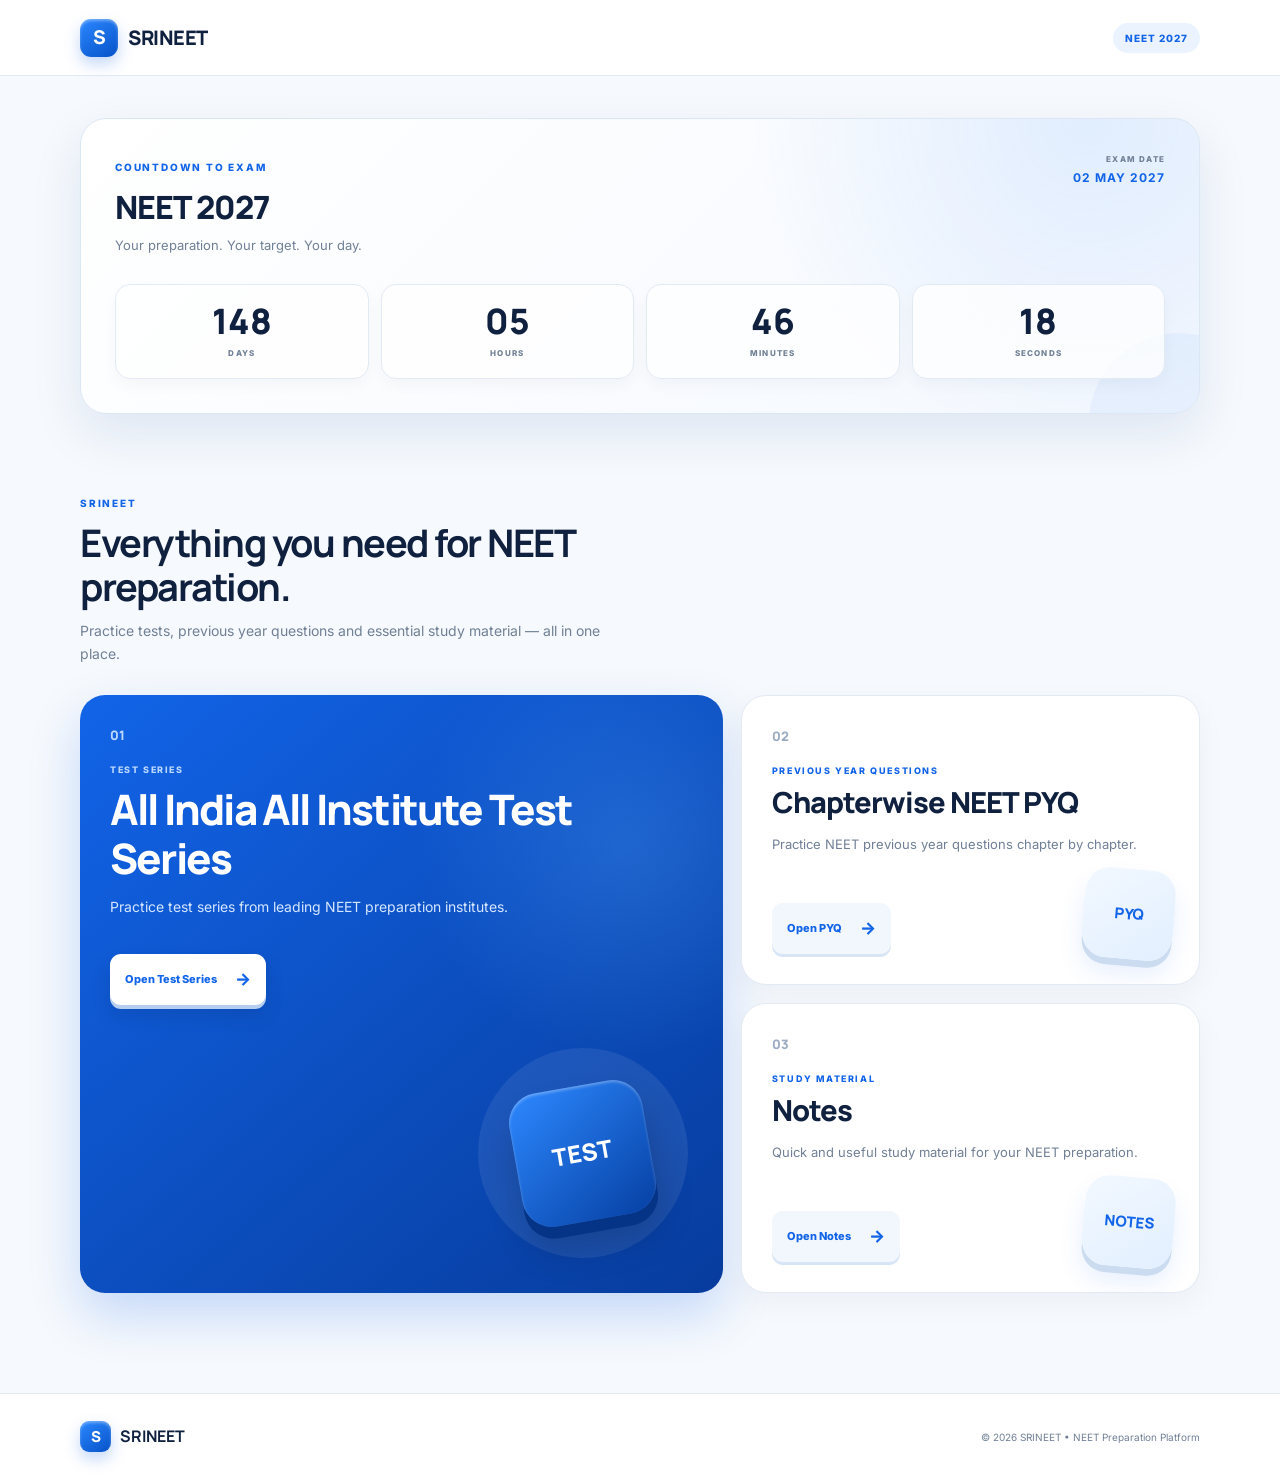
<file: index.html>
<!DOCTYPE html>
<html lang="en">

<head>

    <meta charset="UTF-8">

    <meta
        name="viewport"
        content="width=device-width, initial-scale=1.0"
    >

    <title>SRINEET | NEET Preparation</title>

    <meta
        name="description"
        content="SRINEET - NEET Test Series, Chapterwise PYQ and Notes."
    >

    <!-- Google Fonts -->

    <link rel="preconnect" href="https://fonts.googleapis.com">

    <link
        rel="preconnect"
        href="https://fonts.gstatic.com"
        crossorigin
    >

    <link
        href="https://fonts.googleapis.com/css2?family=Inter:wght@400;500;600;700;800&family=Manrope:wght@600;700;800&display=swap"
        rel="stylesheet"
    >

    <!-- CSS -->

    <link
        rel="stylesheet"
        href="style.css"
    >

</head>


<body>


    <!-- =========================
         HEADER
    ========================== -->

    <header class="header">

        <div class="container nav">

            <a
                href="index.html"
                class="logo"
            >

                <span class="logo-icon">
                    S
                </span>

                <span class="logo-name">
                    SRINEET
                </span>

            </a>


            <span class="nav-title">
                NEET 2027
            </span>

        </div>

    </header>



    <!-- =========================
         MAIN
    ========================== -->

    <main>


        <!-- =========================
             COUNTDOWN
        ========================== -->

        <section class="countdown-section">

            <div class="container">

                <div class="countdown-card">


                    <div class="countdown-heading">

                        <span class="eyebrow">
                            COUNTDOWN TO EXAM
                        </span>

                        <h1>
                            NEET 2027
                        </h1>

                        <p>
                            Your preparation. Your target. Your day.
                        </p>

                    </div>


                    <div class="exam-date">

                        <span>
                            EXAM DATE
                        </span>

                        <strong>
                            02 MAY 2027
                        </strong>

                    </div>


                    <div
                        class="countdown"
                        id="countdown"
                    >


                        <div class="time-box">

                            <strong id="days">
                                000
                            </strong>

                            <span>
                                DAYS
                            </span>

                        </div>


                        <div class="time-box">

                            <strong id="hours">
                                00
                            </strong>

                            <span>
                                HOURS
                            </span>

                        </div>


                        <div class="time-box">

                            <strong id="minutes">
                                00
                            </strong>

                            <span>
                                MINUTES
                            </span>

                        </div>


                        <div class="time-box">

                            <strong id="seconds">
                                00
                            </strong>

                            <span>
                                SECONDS
                            </span>

                        </div>


                    </div>

                </div>

            </div>

        </section>



        <!-- =========================
             MAIN OPTIONS
        ========================== -->

        <section class="options-section">

            <div class="container">


                <div class="welcome">

                    <span class="eyebrow">
                        SRINEET
                    </span>

                    <h2>
                        Everything you need
                        for NEET preparation.
                    </h2>

                    <p>
                        Practice tests, previous year questions
                        and essential study material — all in one place.
                    </p>

                </div>



                <div class="main-options">


                    <!-- =========================
                         TEST SERIES
                    ========================== -->

                    <a
                        href="series/index.html"
                        class="main-card main-card-large"
                    >

                        <div class="card-content">

                            <span class="option-number">
                                01
                            </span>


                            <span class="option-label">
                                TEST SERIES
                            </span>


                            <h3>
                                All India All Institute
                                Test Series
                            </h3>


                            <p>
                                Practice test series from
                                leading NEET preparation institutes.
                            </p>


                            <span class="open-button">

                                Open Test Series

                                <span>
                                    →
                                </span>

                            </span>

                        </div>


                        <div class="card-shape">

                            <div class="shape-inner">
                                TEST
                            </div>

                        </div>

                    </a>



                    <!-- =========================
                         PYQ
                    ========================== -->

                    <a
                        href="pyq/index.html"
                        class="main-card"
                    >

                        <div class="card-content">

                            <span class="option-number">
                                02
                            </span>


                            <span class="option-label">
                                PREVIOUS YEAR QUESTIONS
                            </span>


                            <h3>
                                Chapterwise
                                NEET PYQ
                            </h3>


                            <p>
                                Practice NEET previous year
                                questions chapter by chapter.
                            </p>


                            <span class="open-button">

                                Open PYQ

                                <span>
                                    →
                                </span>

                            </span>

                        </div>


                        <div class="small-icon">
                            PYQ
                        </div>

                    </a>



                    <!-- =========================
                         NOTES
                    ========================== -->

                    <a
                        href="notes/index.html"
                        class="main-card"
                    >

                        <div class="card-content">

                            <span class="option-number">
                                03
                            </span>


                            <span class="option-label">
                                STUDY MATERIAL
                            </span>


                            <h3>
                                Notes
                            </h3>


                            <p>
                                Quick and useful study material
                                for your NEET preparation.
                            </p>


                            <span class="open-button">

                                Open Notes

                                <span>
                                    →
                                </span>

                            </span>

                        </div>


                        <div class="small-icon">
                            NOTES
                        </div>

                    </a>


                </div>

            </div>

        </section>


    </main>



    <!-- =========================
         FOOTER
    ========================== -->

    <footer class="footer">

        <div class="container footer-inner">

            <div class="footer-logo">

                <span class="logo-icon">
                    S
                </span>

                <strong>
                    SRINEET
                </strong>

            </div>


            <p>
                © 2026 SRINEET • NEET Preparation Platform
            </p>

        </div>

    </footer>



    <!-- JAVASCRIPT -->

    <script src="script.js"></script>


</body>

</html>
</file>
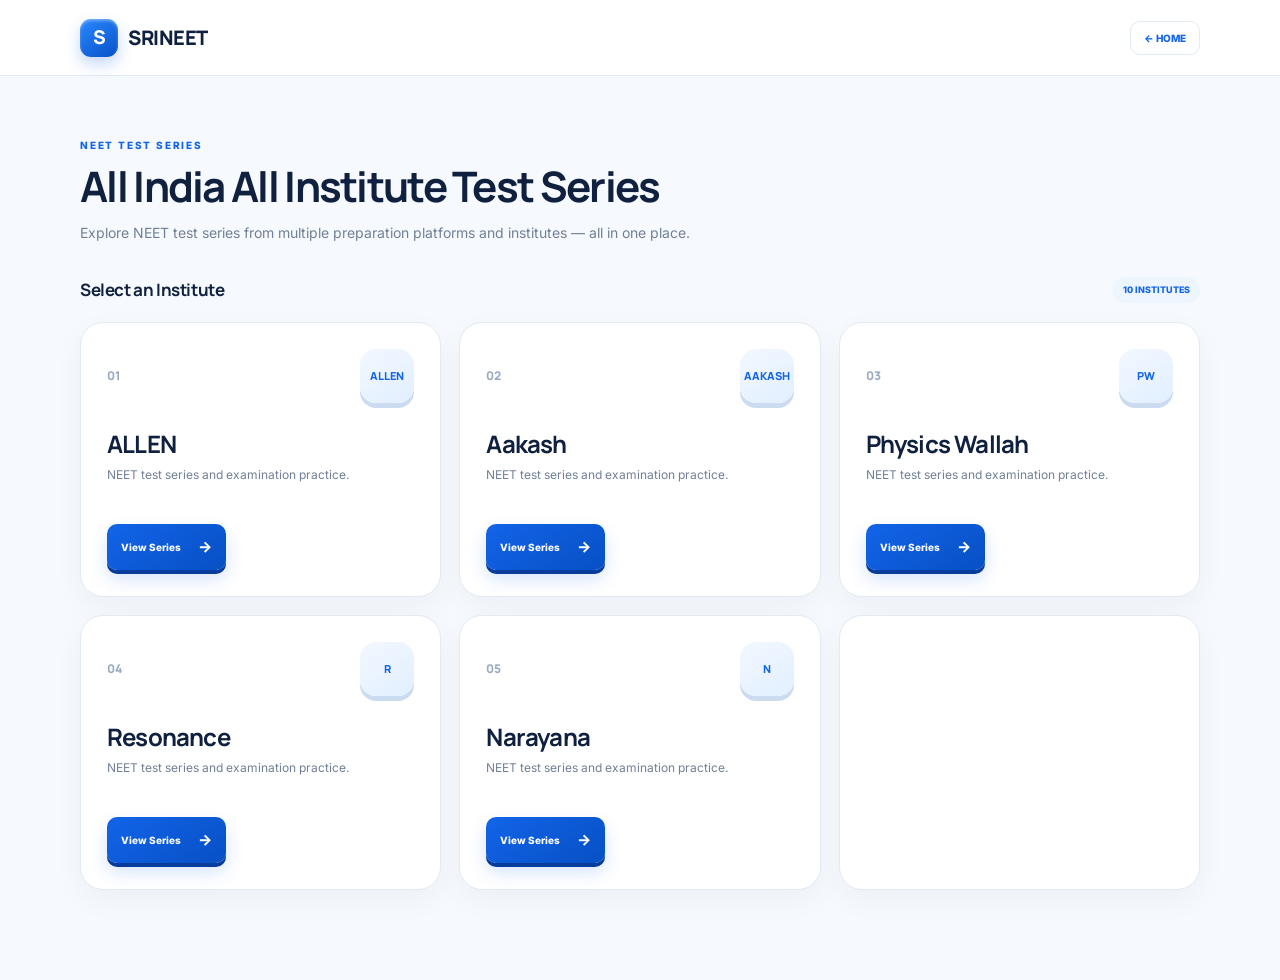
<file: series/index.html>
<!DOCTYPE html>
<html lang="en">

<head>

    <meta charset="UTF-8">

    <meta
        name="viewport"
        content="width=device-width, initial-scale=1.0"
    >

    <title>All India All Institute Test Series | SRINEET</title>

    <meta
        name="description"
        content="SRINEET All India All Institute NEET Test Series"
    >

    <link rel="preconnect" href="https://fonts.googleapis.com">

    <link
        rel="preconnect"
        href="https://fonts.gstatic.com"
        crossorigin
    >

    <link
        href="https://fonts.googleapis.com/css2?family=Inter:wght@400;500;600;700;800&family=Manrope:wght@600;700;800&display=swap"
        rel="stylesheet"
    >


    <style>

        /* ================================
           ROOT
        ================================= */

        :root {

            --blue: #1264e8;
            --blue-dark: #073c9d;
            --blue-light: #edf5ff;

            --text: #10213f;
            --muted: #718096;

            --white: #ffffff;
            --background: #f6f9fd;

            --border: #e2eaf4;

        }


        /* ================================
           RESET
        ================================= */

        * {

            margin: 0;
            padding: 0;

            box-sizing: border-box;

        }


        html {

            scroll-behavior: smooth;

        }


        body {

            font-family: "Inter", sans-serif;

            background: var(--background);

            color: var(--text);

            line-height: 1.6;

            overflow-x: hidden;

        }


        a {

            color: inherit;

            text-decoration: none;

        }


        .container {

            width:
                min(
                    1120px,
                    calc(100% - 36px)
                );

            margin: auto;

        }


        /* ================================
           HEADER
        ================================= */

        .header {

            height: 76px;

            position: sticky;

            top: 0;

            z-index: 100;

            background:
                rgba(255,255,255,0.94);

            border-bottom:
                1px solid var(--border);

            backdrop-filter:
                blur(16px);

        }


        .nav {

            height: 100%;

            display: flex;

            align-items: center;

            justify-content: space-between;

        }


        .logo {

            display: flex;

            align-items: center;

            gap: 10px;

        }


        .logo-icon {

            width: 38px;

            height: 38px;

            display: flex;

            align-items: center;

            justify-content: center;

            border-radius: 11px;

            color: white;

            font-family:
                "Manrope", sans-serif;

            font-size: 19px;

            font-weight: 800;

            background:
                linear-gradient(
                    145deg,
                    #2b88ff,
                    #0752c8
                );

            box-shadow:

                inset
                0 2px 3px
                rgba(255,255,255,0.35),

                0 7px 15px
                rgba(18,100,232,0.25);

        }


        .logo-name {

            font-family:
                "Manrope", sans-serif;

            font-size: 20px;

            font-weight: 800;

            letter-spacing: -0.5px;

        }


        .back-button {

            padding:
                8px 13px;

            border:
                1px solid var(--border);

            border-radius: 10px;

            background: white;

            color: var(--blue);

            font-size: 10px;

            font-weight: 800;

            transition: 0.2s ease;

        }


        .back-button:hover {

            transform:
                translateY(-2px);

            box-shadow:
                0 8px 20px
                rgba(18,100,232,0.10);

        }


        /* ================================
           HERO
        ================================= */

        .hero {

            padding:
                55px 0 32px;

        }


        .eyebrow {

            color: var(--blue);

            font-size: 10px;

            font-weight: 800;

            letter-spacing: 1.8px;

        }


        .hero h1 {

            max-width: 800px;

            margin-top: 7px;

            font-family:
                "Manrope", sans-serif;

            font-size: 42px;

            line-height: 1.08;

            letter-spacing: -1.7px;

        }


        .hero p {

            max-width: 650px;

            margin-top: 13px;

            color: var(--muted);

            font-size: 14px;

        }


        /* ================================
           SECTION TOP
        ================================= */

        .section-heading {

            margin-bottom: 18px;

            display: flex;

            align-items: center;

            justify-content: space-between;

            gap: 15px;

        }


        .section-heading h2 {

            font-family:
                "Manrope", sans-serif;

            font-size: 17px;

            letter-spacing: -0.4px;

        }


        .institute-count {

            padding:
                6px 10px;

            border-radius: 30px;

            background:
                var(--blue-light);

            color: var(--blue);

            font-size: 9px;

            font-weight: 800;

        }


        /* ================================
           INSTITUTE SECTION
        ================================= */

        .institutes {

            padding:
                0 0 90px;

        }


        .institute-grid {

            display: grid;

            grid-template-columns:
                repeat(3, 1fr);

            gap: 18px;

        }


        /* ================================
           INSTITUTE CARD
        ================================= */

        .institute-card {

            position: relative;

            min-height: 275px;

            padding: 26px;

            display: flex;

            flex-direction: column;

            justify-content: space-between;

            overflow: hidden;

            background:
                var(--white);

            border:
                1px solid var(--border);

            border-radius: 23px;

            box-shadow:
                0 10px 30px
                rgba(16,33,63,0.045);

            transition:
                transform 0.25s ease,
                box-shadow 0.25s ease,
                border-color 0.25s ease;

        }


        .institute-card:hover {

            transform:
                translateY(-6px);

            border-color:
                #c6d9f1;

            box-shadow:
                0 25px 55px
                rgba(18,100,232,0.13);

        }


        /* ================================
           CARD TOP
        ================================= */

        .card-top {

            display: flex;

            align-items: center;

            justify-content: space-between;

        }


        .institute-number {

            color: #9aabc2;

            font-family:
                "Manrope", sans-serif;

            font-size: 12px;

            font-weight: 800;

        }


        .institute-icon {

            width: 54px;

            height: 54px;

            display: flex;

            align-items: center;

            justify-content: center;

            border-radius: 16px;

            color: var(--blue);

            background:
                linear-gradient(
                    145deg,
                    #f3f8ff,
                    #e1efff
                );

            font-family:
                "Manrope", sans-serif;

            font-size: 11px;

            font-weight: 800;

            box-shadow:

                0 5px 0
                #cbdcf1;

        }


        /* ================================
           CARD CONTENT
        ================================= */

        .institute-card h2 {

            margin-top: 27px;

            font-family:
                "Manrope", sans-serif;

            font-size: 24px;

            line-height: 1.15;

            letter-spacing: -0.8px;

        }


        .institute-card p {

            margin-top: 8px;

            color: var(--muted);

            font-size: 12px;

            line-height: 1.6;

        }


        /* ================================
           BUTTON
        ================================= */

        .open-button {

            width: fit-content;

            margin-top: 20px;

            padding:
                11px 14px;

            display: inline-flex;

            align-items: center;

            gap: 17px;

            border-radius: 10px;

            color: white;

            background:
                linear-gradient(
                    145deg,
                    #1264e8,
                    #0750c5
                );

            font-size: 10px;

            font-weight: 800;

            box-shadow:

                0 4px 0
                #073c9d,

                0 9px 18px
                rgba(18,100,232,0.18);

            transition:
                transform 0.2s ease;

        }


        .open-button span {

            font-size: 15px;

            transition:
                transform 0.2s ease;

        }


        .institute-card:hover
        .open-button {

            transform:
                translateY(-2px);

        }


        .institute-card:hover
        .open-button span {

            transform:
                translateX(4px);

        }


        /* ================================
           FUTURE CARD
        ================================= */

        .future-card {

            border:
                1px dashed
                #b9cae0;

            background:
                #fbfdff;

        }


        .future-card
        .institute-icon {

            color:
                #8091a8;

            background:
                #f0f4f8;

            box-shadow:
                0 5px 0 #dbe3ec;

        }


        .future-card
        .open-button {

            color:
                var(--blue);

            background:
                #edf5ff;

            box-shadow:
                0 4px 0 #c8dbf3;

        }


        /* ================================
           FOOTER
        ================================= */

        .footer {

            padding:
                28px 0;

            text-align: center;

            background:
                white;

            border-top:
                1px solid var(--border);

        }


        .footer p {

            color: var(--muted);

            font-size: 10px;

        }


        /* ================================
           TABLET
        ================================= */

        @media (max-width: 850px) {

            .institute-grid {

                grid-template-columns:
                    repeat(2, 1fr);

            }

        }


        /* ================================
           MOBILE
        ================================= */

        @media (max-width: 560px) {

            .container {

                width:
                    min(
                        100% - 28px,
                        1120px
                    );

            }


            .header {

                height: 68px;

            }


            .logo-name {

                font-size: 17px;

            }


            .logo-icon {

                width: 34px;

                height: 34px;

            }


            .hero {

                padding:
                    40px 0 27px;

            }


            .hero h1 {

                font-size: 31px;

                letter-spacing: -1.2px;

            }


            .hero p {

                font-size: 13px;

            }


            .section-heading h2 {

                font-size: 15px;

            }


            .institute-grid {

                grid-template-columns:
                    1fr;

                gap: 14px;

            }


            .institute-card {

                min-height: 255px;

                padding: 23px;

                border-radius: 20px;

            }


            .institute-card h2 {

                font-size: 25px;

            }

        }

    </style>

</head>


<body>


    <!-- ==================================
         HEADER
    =================================== -->

    <header class="header">

        <div class="container nav">


            <a
                href="../index.html"
                class="logo"
            >

                <span class="logo-icon">
                    S
                </span>

                <span class="logo-name">
                    SRINEET
                </span>

            </a>


            <a
                href="../index.html"
                class="back-button"
            >
                ← HOME
            </a>


        </div>

    </header>



    <!-- ==================================
         HERO
    =================================== -->

    <section class="hero">

        <div class="container">

            <span class="eyebrow">
                NEET TEST SERIES
            </span>


            <h1>
                All India All Institute
                Test Series
            </h1>


            <p>
                Explore NEET test series from
                multiple preparation platforms and
                institutes — all in one place.
            </p>

        </div>

    </section>



    <!-- ==================================
         INSTITUTES
    =================================== -->

    <section class="institutes">

        <div class="container">


            <div class="section-heading">

                <h2>
                    Select an Institute
                </h2>


                <span class="institute-count">
                    10 INSTITUTES
                </span>

            </div>



            <div class="institute-grid">


                <!-- ==================================
                     01 ALLEN
                =================================== -->

                <a
                    href="allen/index.html"
                    class="institute-card"
                >

                    <div>

                        <div class="card-top">

                            <span class="institute-number">
                                01
                            </span>


                            <div class="institute-icon">
                                ALLEN
                            </div>

                        </div>


                        <h2>
                            ALLEN
                        </h2>


                        <p>
                            NEET test series and
                            examination practice.
                        </p>

                    </div>


                    <span class="open-button">

                        View Series

                        <span>→</span>

                    </span>

                </a>



                <!-- ==================================
                     02 AAKASH
                =================================== -->

                <a
                    href="aakash/index.html"
                    class="institute-card"
                >

                    <div>

                        <div class="card-top">

                            <span class="institute-number">
                                02
                            </span>


                            <div class="institute-icon">
                                AAKASH
                            </div>

                        </div>


                        <h2>
                            Aakash
                        </h2>


                        <p>
                            NEET test series and
                            examination practice.
                        </p>

                    </div>


                    <span class="open-button">

                        View Series

                        <span>→</span>

                    </span>

                </a>



                <!-- ==================================
                     03 PW
                =================================== -->

                <a
                    href="pw/index.html"
                    class="institute-card"
                >

                    <div>

                        <div class="card-top">

                            <span class="institute-number">
                                03
                            </span>


                            <div class="institute-icon">
                                PW
                            </div>

                        </div>


                        <h2>
                            Physics Wallah
                        </h2>


                        <p>
                            NEET test series and
                            examination practice.
                        </p>

                    </div>


                    <span class="open-button">

                        View Series

                        <span>→</span>

                    </span>

                </a>



                <!-- ==================================
                     04 RESONANCE
                =================================== -->

                <a
                    href="resonance/index.html"
                    class="institute-card"
                >

                    <div>

                        <div class="card-top">

                            <span class="institute-number">
                                04
                            </span>


                            <div class="institute-icon">
                                R
                            </div>

                        </div>


                        <h2>
                            Resonance
                        </h2>


                        <p>
                            NEET test series and
                            examination practice.
                        </p>

                    </div>


                    <span class="open-button">

                        View Series

                        <span>→</span>

                    </span>

                </a>



                <!-- ==================================
                     05 NARAYANA
                =================================== -->

                <a
                    href="narayana/index.html"
                    class="institute-card"
                >

                    <div>

                        <div class="card-top">

                            <span class="institute-number">
                                05
                            </span>


                            <div class="institute-icon">
                                N
                            </div>

                        </div>


                        <h2>
                            Narayana
                        </h2>


                        <p>
                            NEET test series and
                            examination practice.
                        </p>

                    </div>


                    <span class="open-button">

                        View Series

                        <span>→</span>

                    </span>

                </a>



                <!-- ==================================
                     06 MOTION
                =================================== -->

                <a
                    href="motion/index.html"
                    class="institute-card"
                >
</file>
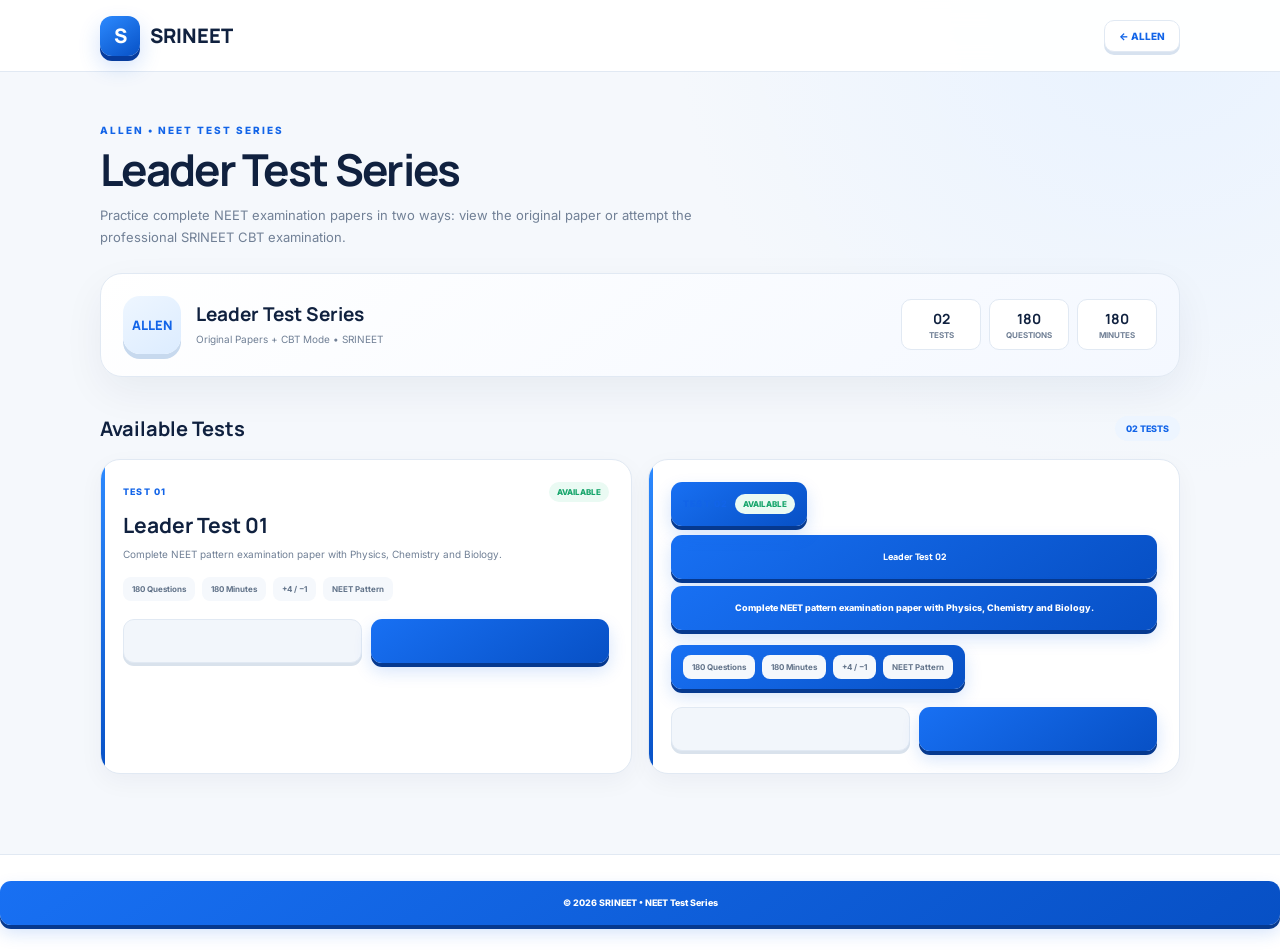
<file: series/allen/index.html>
<!DOCTYPE html><html lang="en">
<head><meta charset="UTF-8">
<meta name="viewport" content="width=device-width, initial-scale=1.0"><title>Leader Test Series | SRINEET</title><link rel="preconnect" href="https://fonts.googleapis.com">
<link rel="preconnect" href="https://fonts.gstatic.com" crossorigin><link
href="https://fonts.googleapis.com/css2?family=Inter:wght@400;500;600;700;800&family=Manrope:wght@600;700;800&display=swap"
rel="stylesheet"
><style>

:root{
    --blue:#1264e8;
    --blue-dark:#073c9d;
    --blue-light:#edf5ff;
    --text:#10213f;
    --muted:#718096;
    --bg:#f5f8fc;
    --border:#e1e9f3;
    --white:#ffffff;
    --green:#16a56b;
}

*{
    margin:0;
    padding:0;
    box-sizing:border-box;
}

body{
    font-family:"Inter",sans-serif;
    background:
        radial-gradient(circle at 90% 0%,#e8f2ff 0,transparent 32%),
        var(--bg);
    color:var(--text);
    min-height:100vh;
}

a{
    text-decoration:none;
    color:inherit;
}

.container{
    width:min(1080px,calc(100% - 28px));
    margin:auto;
}

/* HEADER */

header{
    height:72px;
    background:rgba(255,255,255,.95);
    border-bottom:1px solid var(--border);
    position:sticky;
    top:0;
    z-index:20;
    backdrop-filter:blur(15px);
}

.nav{
    height:100%;
    display:flex;
    align-items:center;
    justify-content:space-between;
}

.logo{
    display:flex;
    align-items:center;
    gap:10px;
}

.logo-icon{
    width:40px;
    height:40px;
    border-radius:12px;
    display:flex;
    align-items:center;
    justify-content:center;
    background:linear-gradient(145deg,#2c8aff,#0751c6);
    color:white;
    font-family:"Manrope";
    font-size:20px;
    font-weight:800;
    box-shadow:
        0 5px 0 var(--blue-dark),
        0 10px 22px rgba(18,100,232,.20);
}

.logo-text{
    font-family:"Manrope";
    font-size:20px;
    font-weight:800;
}

.back{
    padding:9px 14px;
    background:white;
    border:1px solid var(--border);
    border-radius:10px;
    color:var(--blue);
    font-size:10px;
    font-weight:800;
    box-shadow:0 3px 0 #d7e2ef;
    transition:.2s;
}

.back:hover{
    transform:translateY(-2px);
}

/* HERO */

.hero{
    padding:46px 0 28px;
}

.eyebrow{
    color:var(--blue);
    font-size:10px;
    font-weight:800;
    letter-spacing:2px;
}

.hero h1{
    margin-top:8px;
    font-family:"Manrope";
    font-size:44px;
    line-height:1.08;
    letter-spacing:-1.7px;
}

.hero p{
    max-width:650px;
    margin-top:10px;
    color:var(--muted);
    font-size:13px;
    line-height:1.7;
}

/* SERIES INFO */

.series-info{
    margin-top:25px;
    padding:22px;
    background:linear-gradient(145deg,#ffffff,#f4f8ff);
    border:1px solid var(--border);
    border-radius:22px;
    display:flex;
    align-items:center;
    justify-content:space-between;
    gap:20px;
    box-shadow:0 15px 40px rgba(16,33,63,.06);
}

.series-left{
    display:flex;
    align-items:center;
    gap:15px;
}

.series-icon{
    width:58px;
    height:58px;
    border-radius:17px;
    display:flex;
    align-items:center;
    justify-content:center;
    color:var(--blue);
    background:linear-gradient(145deg,#eef6ff,#dcecff);
    font-family:"Manrope";
    font-size:13px;
    font-weight:800;
    box-shadow:0 5px 0 #c7d9ee;
}

.series-info h2{
    font-family:"Manrope";
    font-size:19px;
}

.series-info p{
    margin-top:4px;
    color:var(--muted);
    font-size:10px;
}

.series-stats{
    display:flex;
    gap:8px;
    flex-wrap:wrap;
}

.stat{
    min-width:80px;
    padding:9px 12px;
    text-align:center;
    background:white;
    border:1px solid var(--border);
    border-radius:10px;
}

.stat strong{
    display:block;
    font-family:"Manrope";
    font-size:14px;
}

.stat span{
    display:block;
    margin-top:2px;
    color:var(--muted);
    font-size:8px;
    font-weight:700;
}

/* TEST SECTION */

.section{
    padding:10px 0 80px;
}

.section-head{
    display:flex;
    align-items:center;
    justify-content:space-between;
    margin-bottom:17px;
}

.section-head h2{
    font-family:"Manrope";
    font-size:20px;
}

.badge{
    padding:7px 11px;
    background:var(--blue-light);
    color:var(--blue);
    border-radius:20px;
    font-size:9px;
    font-weight:800;
}

/* TEST GRID */

.tests{
    display:grid;
    grid-template-columns:repeat(2,1fr);
    gap:16px;
}

/* CARD */

.test-card{
    position:relative;
    padding:22px;
    background:white;
    border:1px solid var(--border);
    border-radius:20px;
    box-shadow:0 8px 25px rgba(16,33,63,.045);
    transition:.25s;
    overflow:hidden;
}

.test-card::before{
    content:"";
    position:absolute;
    left:0;
    top:0;
    width:4px;
    height:100%;
    background:linear-gradient(#2d8aff,#0751c6);
}

.test-card:hover{
    transform:translateY(-4px);
    box-shadow:0 18px 40px rgba(18,100,232,.12);
}

.test-top{
    display:flex;
    align-items:center;
    justify-content:space-between;
}

.test-number{
    color:var(--blue);
    font-size:9px;
    font-weight:800;
    letter-spacing:1.2px;
}

.status{
    padding:5px 8px;
    border-radius:20px;
    background:#eafaf3;
    color:var(--green);
    font-size:8px;
    font-weight:800;
}

.test-card h3{
    margin-top:9px;
    font-family:"Manrope";
    font-size:21px;
}

.test-description{
    margin-top:7px;
    color:var(--muted);
    font-size:10px;
    line-height:1.6;
}

.test-meta{
    display:flex;
    flex-wrap:wrap;
    gap:7px;
    margin-top:15px;
}

.test-meta span{
    padding:7px 9px;
    background:#f5f8fc;
    border-radius:8px;
    color:#63748a;
    font-size:8px;
    font-weight:700;
}

/* BUTTONS */

.actions{
    display:grid;
    grid-template-columns:1fr 1fr;
    gap:9px;
    margin-top:18px;
}

.action{
    min-height:44px;
    padding:10px 12px;
    display:flex;
    align-items:center;
    justify-content:center;
    gap:7px;
    border-radius:11px;
    font-size:9px;
    font-weight:800;
    text-align:center;
    transition:.2s;
}

.action:hover{
    transform:translateY(-2px);
}

.pdf-btn{
    background:#f2f6fb;
    border:1px solid var(--border);
    color:#42566f;
    box-shadow:0 3px 0 #d9e2ec;
}

.pdf-btn:hover{
    background:#eaf2fb;
}

.cbt-btn{
    background:linear-gradient(145deg,#1870f3,#0750c5);
    color:white;
    box-shadow:
        0 4px 0 #06398f,
        0 8px 17px rgba(18,100,232,.18);
}

.cbt-btn:hover{
    box-shadow:
        0 6px 0 #06398f,
        0 12px 20px rgba(18,100,232,.22);
}

/* FOOTER */

footer{
    padding:26px 0;
    text-align:center;
    background:white;
    border-top:1px solid var(--border);
}

footer p{
    color:var(--muted);
    font-size:9px;
}

/* MOBILE */

@media(max-width:700px){

    .hero{
        padding:35px 0 22px;
    }

    .hero h1{
        font-size:34px;
    }

    .series-info{
        align-items:flex-start;
        flex-direction:column;
    }

    .series-stats{
        width:100%;
    }

    .stat{
        flex:1;
    }

    .tests{
        grid-template-columns:1fr;
    }
}

@media(max-width:430px){

    .container{
        width:calc(100% - 22px);
    }

    header{
        height:64px;
    }

    .logo-icon{
        width:36px;
        height:36px;
    }

    .logo-text{
        font-size:17px;
    }

    .back{
        font-size:8px;
        padding:8px 10px;
    }

    .hero h1{
        font-size:31px;
    }

    .series-info{
        padding:17px;
        border-radius:18px;
    }

    .actions{
        grid-template-columns:1fr;
    }
}

</style></head><body><header><div class="container nav"><a href="../../../index.html" class="logo">
<span class="logo-icon">S</span>
<span class="logo-text">SRINEET</span>
</a><a href="../index.html" class="back">
← ALLEN
</a></div></header><section class="hero"><div class="container"><span class="eyebrow">
ALLEN • NEET TEST SERIES
</span><h1>
Leader Test Series
</h1><p>
Practice complete NEET examination papers in two ways:
view the original paper or attempt the professional
SRINEET CBT examination.
</p><div class="series-info"><div class="series-left"><div class="series-icon">
ALLEN
</div><div><h2>
Leader Test Series
</h2><p>
Original Papers + CBT Mode • SRINEET
</p></div></div><div class="series-stats"><div class="stat">
<strong>02</strong>
<span>TESTS</span>
</div><div class="stat">
<strong>180</strong>
<span>QUESTIONS</span>
</div><div class="stat">
<strong>180</strong>
<span>MINUTES</span>
</div></div></div></div></section><section class="section"><div class="container"><div class="section-head"><h2>
Available Tests
</h2><span class="badge">
02 TESTS
</span></div><div class="tests"><!-- TEST 01 --><article class="test-card"><div class="test-top"><span class="test-number">
TEST 01
</span><span class="status">
AVAILABLE
</span></div><h3>
Leader Test 01
</h3><p class="test-description">
Complete NEET pattern examination paper with
Physics, Chemistry and Biology.
</p><div class="test-meta"><span>180 Questions</span>
<span>180 Minutes</span>
<span>+4 / −1</span>
<span>NEET Pattern</span>

</div><div class="actions"><a
href="test-01.pdf"
class="action pdf-btn"
target="_blank"
rel="noopener"

«»

📄 VIEW PAPER
</a>

<a
href="test-01.html"
class="action cbt-btn"

«»

💻 START CBT
</a>

</div></article><!-- TEST 02 --><article class="test-card"><div class="test-top"><span class="test-number">
TEST 02
</span><span class="status">
AVAILABLE
</span></div><h3>
Leader Test 02
</h3><p class="test-description">
Complete NEET pattern examination paper with
Physics, Chemistry and Biology.
</p><div class="test-meta"><span>180 Questions</span>
<span>180 Minutes</span>
<span>+4 / −1</span>
<span>NEET Pattern</span>

</div><div class="actions"><a
href="test-02.pdf"
class="action pdf-btn"
target="_blank"
rel="noopener"

«»

📄 VIEW PAPER
</a>

<a
href="test-02.html"
class="action cbt-btn"

«»

💻 START CBT
</a>

</div></article></div></div></section><footer><p>
© 2026 SRINEET • NEET Test Series
</p></footer></body>
</html>
</file>
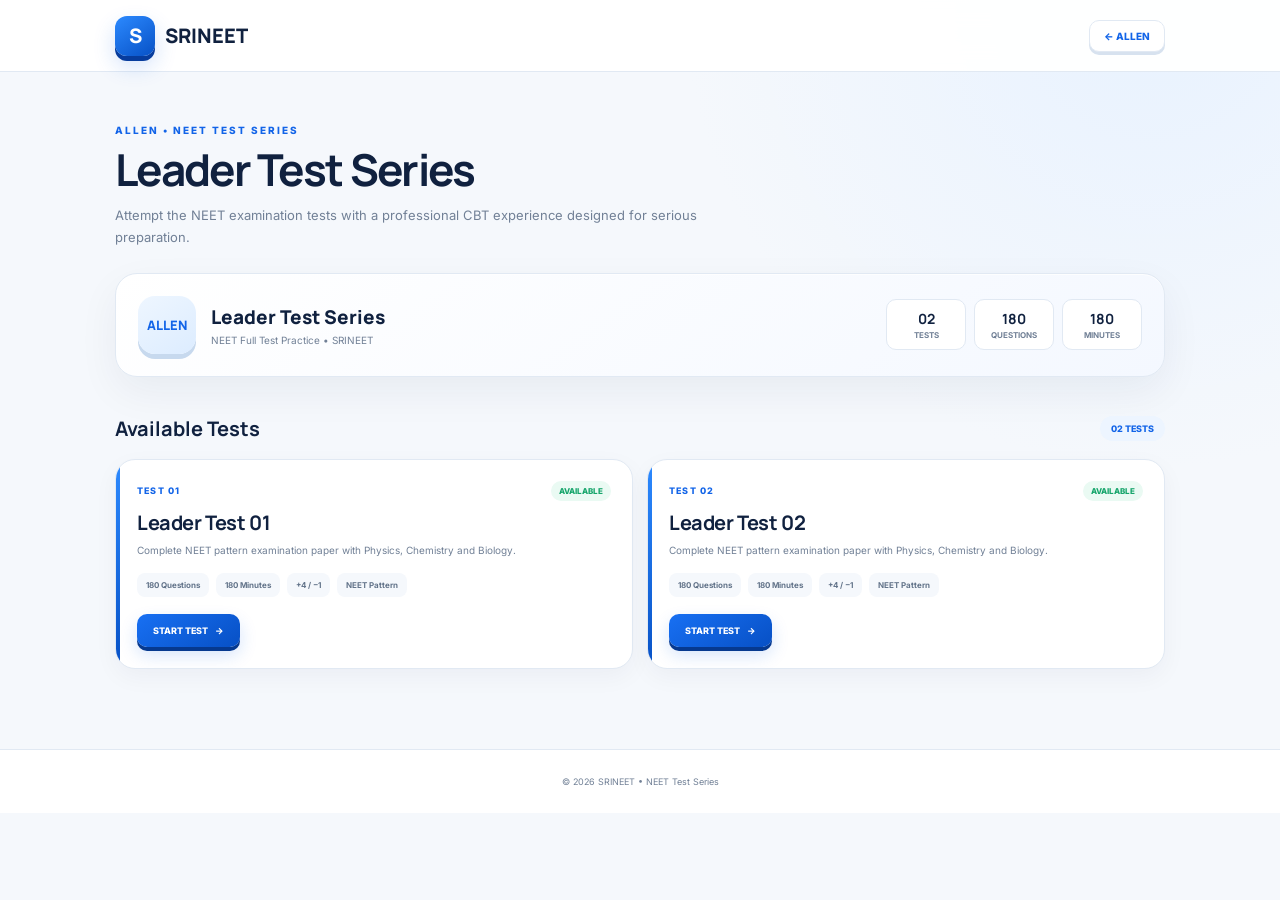
<file: series/allen/leader/index.html>
<!DOCTYPE html>
<html lang="en">
<head>
<meta charset="UTF-8">
<meta name="viewport" content="width=device-width, initial-scale=1.0">

<title>Leader Test Series | SRINEET</title>

<link rel="preconnect" href="https://fonts.googleapis.com">
<link rel="preconnect" href="https://fonts.gstatic.com" crossorigin>

<link
    href="https://fonts.googleapis.com/css2?family=Inter:wght@400;500;600;700;800&family=Manrope:wght@600;700;800&display=swap"
    rel="stylesheet"
>

<style>

:root{
    --blue:#1264e8;
    --blue-dark:#073c9d;
    --blue-light:#edf5ff;

    --text:#10213f;
    --muted:#718096;

    --bg:#f5f8fc;
    --border:#e1e9f3;
    --white:#ffffff;

    --green:#16a56b;
}

*{
    margin:0;
    padding:0;
    box-sizing:border-box;
}

html{
    scroll-behavior:smooth;
}

body{
    font-family:"Inter",sans-serif;

    background:
        radial-gradient(
            circle at 90% 0%,
            #e8f2ff 0,
            transparent 32%
        ),
        var(--bg);

    color:var(--text);

    min-height:100vh;
}

a{
    text-decoration:none;
    color:inherit;
}

.container{
    width:min(1050px, calc(100% - 32px));
    margin:auto;
}


/* ================= HEADER ================= */

header{
    height:72px;

    background:rgba(255,255,255,.95);

    border-bottom:1px solid var(--border);

    position:sticky;
    top:0;

    z-index:100;

    backdrop-filter:blur(15px);
}

.nav{
    height:100%;

    display:flex;
    align-items:center;
    justify-content:space-between;
}

.logo{
    display:flex;
    align-items:center;
    gap:10px;
}

.logo-icon{
    width:40px;
    height:40px;

    border-radius:12px;

    display:flex;
    align-items:center;
    justify-content:center;

    background:
        linear-gradient(
            145deg,
            #2c8aff,
            #0751c6
        );

    color:white;

    font-family:"Manrope";
    font-size:20px;
    font-weight:800;

    box-shadow:
        0 5px 0 var(--blue-dark),
        0 10px 22px rgba(18,100,232,.20);
}

.logo-text{
    font-family:"Manrope";
    font-size:20px;
    font-weight:800;
}

.back{
    display:inline-flex;
    align-items:center;
    justify-content:center;

    padding:9px 14px;

    background:white;

    border:1px solid var(--border);

    border-radius:10px;

    color:var(--blue);

    font-size:10px;
    font-weight:800;

    box-shadow:
        0 3px 0 #d7e2ef;

    transition:.2s;
}

.back:hover{
    transform:translateY(-2px);
}


/* ================= HERO ================= */

.hero{
    padding:46px 0 28px;
}

.eyebrow{
    display:inline-block;

    color:var(--blue);

    font-size:10px;
    font-weight:800;

    letter-spacing:2px;
}

.hero h1{
    margin-top:8px;

    font-family:"Manrope";

    font-size:44px;

    line-height:1.08;

    letter-spacing:-1.7px;
}

.hero-description{
    max-width:620px;

    margin-top:10px;

    color:var(--muted);

    font-size:13px;

    line-height:1.7;
}


/* ================= SERIES INFO ================= */

.series-info{
    margin-top:25px;

    padding:22px;

    background:
        linear-gradient(
            145deg,
            #ffffff,
            #f4f8ff
        );

    border:1px solid var(--border);

    border-radius:22px;

    display:flex;

    align-items:center;

    justify-content:space-between;

    gap:20px;

    box-shadow:
        0 15px 40px rgba(16,33,63,.06),
        inset 0 1px 0 rgba(255,255,255,.8);
}

.series-left{
    display:flex;
    align-items:center;

    gap:15px;

    min-width:0;
}

.series-icon{
    width:58px;
    height:58px;

    flex:0 0 58px;

    border-radius:17px;

    display:flex;
    align-items:center;
    justify-content:center;

    color:var(--blue);

    background:
        linear-gradient(
            145deg,
            #eef6ff,
            #dcecff
        );

    font-family:"Manrope";

    font-size:13px;
    font-weight:800;

    box-shadow:
        0 5px 0 #c7d9ee;
}

.series-title{
    font-family:"Manrope";

    font-size:19px;

    font-weight:800;
}

.series-subtitle{
    margin-top:4px;

    color:var(--muted);

    font-size:10px;
}

.series-stats{
    display:flex;

    gap:8px;

    flex-wrap:wrap;
}

.stat{
    min-width:80px;

    padding:9px 12px;

    text-align:center;

    background:white;

    border:1px solid var(--border);

    border-radius:10px;
}

.stat strong{
    display:block;

    font-family:"Manrope";

    font-size:14px;
}

.stat span{
    display:block;

    margin-top:2px;

    color:var(--muted);

    font-size:8px;

    font-weight:700;
}


/* ================= TEST SECTION ================= */

.section{
    padding:10px 0 80px;
}

.section-head{
    display:flex;

    align-items:center;

    justify-content:space-between;

    margin-bottom:17px;
}

.section-head h2{
    font-family:"Manrope";

    font-size:20px;
}

.badge{
    padding:7px 11px;

    background:var(--blue-light);

    color:var(--blue);

    border-radius:20px;

    font-size:9px;

    font-weight:800;
}


/* ================= TEST GRID ================= */

.tests{
    display:grid;

    grid-template-columns:
        repeat(2, minmax(0, 1fr));

    gap:14px;
}


/* ================= TEST CARD ================= */

.test-card{
    position:relative;

    min-width:0;

    padding:21px;

    background:white;

    border:1px solid var(--border);

    border-radius:20px;

    box-shadow:
        0 8px 25px rgba(16,33,63,.045);

    transition:
        transform .25s ease,
        box-shadow .25s ease;

    overflow:hidden;
}

.test-card::before{
    content:"";

    position:absolute;

    left:0;
    top:0;

    width:4px;
    height:100%;

    background:
        linear-gradient(
            #2d8aff,
            #0751c6
        );
}

.test-card:hover{
    transform:translateY(-4px);

    box-shadow:
        0 18px 40px rgba(18,100,232,.12);
}

.test-top{
    display:flex;

    align-items:center;

    justify-content:space-between;

    gap:10px;
}

.test-number{
    color:var(--blue);

    font-size:9px;

    font-weight:800;

    letter-spacing:1.2px;
}

.status{
    padding:5px 8px;

    border-radius:20px;

    background:#eafaf3;

    color:var(--green);

    font-size:8px;

    font-weight:800;

    white-space:nowrap;
}

.test-card h3{
    margin-top:8px;

    font-family:"Manrope";

    font-size:20px;

    letter-spacing:-.4px;
}

.test-description{
    margin-top:6px;

    color:var(--muted);

    font-size:10px;

    line-height:1.6;
}

.test-meta{
    display:flex;

    flex-wrap:wrap;

    gap:7px;

    margin-top:15px;
}

.test-meta span{
    padding:7px 9px;

    background:#f5f8fc;

    border-radius:8px;

    color:#63748a;

    font-size:8px;

    font-weight:700;
}


/* ================= BUTTON ================= */

.start-btn{
    display:inline-flex;

    align-items:center;

    justify-content:center;

    gap:7px;

    margin-top:17px;

    padding:11px 16px;

    border:0;

    border-radius:10px;

    background:
        linear-gradient(
            145deg,
            #1870f3,
            #0750c5
        );

    color:white;

    font-size:9px;

    font-weight:800;

    box-shadow:
        0 4px 0 #06398f,
        0 8px 17px rgba(18,100,232,.18);

    transition:
        transform .2s ease,
        box-shadow .2s ease;
}

.start-btn:hover{
    transform:translateY(-2px);

    box-shadow:
        0 6px 0 #06398f,
        0 12px 20px rgba(18,100,232,.22);
}

.start-btn:active{
    transform:translateY(2px);

    box-shadow:
        0 2px 0 #06398f;
}


/* ================= FOOTER ================= */

footer{
    padding:26px 0;

    text-align:center;

    background:white;

    border-top:1px solid var(--border);
}

footer p{
    color:var(--muted);

    font-size:9px;
}


/* ================= TABLET ================= */

@media(max-width:800px){

    .series-info{
        align-items:flex-start;

        flex-direction:column;
    }

    .series-stats{
        width:100%;
    }

    .stat{
        flex:1;
    }

}


/* ================= MOBILE ================= */

@media(max-width:700px){

    .container{
        width:min(
            100% - 24px,
            1050px
        );
    }

    .hero{
        padding:35px 0 22px;
    }

    .hero h1{
        font-size:34px;
    }

    .tests{
        grid-template-columns:1fr;
    }

    .series-info{
        padding:18px;

        border-radius:19px;
    }

}


/* ================= SMALL MOBILE ================= */

@media(max-width:430px){

    header{
        height:64px;
    }

    .logo-icon{
        width:36px;
        height:36px;

        border-radius:11px;

        font-size:18px;
    }

    .logo-text{
        font-size:17px;
    }

    .back{
        padding:8px 10px;

        font-size:8px;
    }

    .hero h1{
        font-size:31px;
    }

    .hero-description{
        font-size:12px;
    }

    .series-left{
        align-items:flex-start;
    }

    .series-icon{
        width:52px;
        height:52px;

        flex-basis:52px;

        border-radius:15px;
    }

    .series-title{
        font-size:17px;
    }

    .test-card{
        padding:18px;
    }

    .test-card h3{
        font-size:19px;
    }

}


/* ================= VERY SMALL ================= */

@media(max-width:350px){

    .logo-text{
        font-size:16px;
    }

    .back{
        padding:7px 8px;

        font-size:7px;
    }

    .test-meta span{
        font-size:7px;
    }

    .start-btn{
        width:100%;
    }

}

</style>
</head>


<body>


<!-- ================= HEADER ================= -->

<header>

    <div class="container nav">

        <a
            href="../../../index.html"
            class="logo"
        >

            <span class="logo-icon">
                S
            </span>

            <span class="logo-text">
                SRINEET
            </span>

        </a>


        <a
            href="../index.html"
            class="back"
        >
            ← ALLEN
        </a>

    </div>

</header>



<!-- ================= HERO ================= -->

<section class="hero">

    <div class="container">

        <span class="eyebrow">
            ALLEN • NEET TEST SERIES
        </span>

        <h1>
            Leader Test Series
        </h1>

        <p class="hero-description">
            Attempt the NEET examination tests
            with a professional CBT experience
            designed for serious preparation.
        </p>


        <!-- SERIES INFO -->

        <div class="series-info">

            <div class="series-left">

                <div class="series-icon">
                    ALLEN
                </div>

                <div>

                    <h2 class="series-title">
                        Leader Test Series
                    </h2>

                    <p class="series-subtitle">
                        NEET Full Test Practice • SRINEET
                    </p>

                </div>

            </div>


            <div class="series-stats">

                <div class="stat">

                    <strong>
                        02
                    </strong>

                    <span>
                        TESTS
                    </span>

                </div>


                <div class="stat">

                    <strong>
                        180
                    </strong>

                    <span>
                        QUESTIONS
                    </span>

                </div>


                <div class="stat">

                    <strong>
                        180
                    </strong>

                    <span>
                        MINUTES
                    </span>

                </div>

            </div>

        </div>

    </div>

</section>



<!-- ================= TESTS ================= -->

<section class="section">

    <div class="container">


        <div class="section-head">

            <h2>
                Available Tests
            </h2>

            <span class="badge">
                02 TESTS
            </span>

        </div>


        <div class="tests">


            <!-- ================= TEST 01 ================= -->

            <article class="test-card">

                <div class="test-top">

                    <span class="test-number">
                        TEST 01
                    </span>

                    <span class="status">
                        AVAILABLE
                    </span>

                </div>


                <h3>
                    Leader Test 01
                </h3>


                <p class="test-description">
                    Complete NEET pattern examination
                    paper with Physics, Chemistry and
                    Biology.
                </p>


                <div class="test-meta">

                    <span>
                        180 Questions
                    </span>

                    <span>
                        180 Minutes
                    </span>

                    <span>
                        +4 / −1
                    </span>

                    <span>
                        NEET Pattern
                    </span>

                </div>


                <!-- TEST 01 = LOCAL GITHUB FILE -->

                <a
                    href="test.html"
                    class="start-btn"
                >

                    START TEST

                    <span>
                        →
                    </span>

                </a>

            </article>



            <!-- ================= TEST 02 ================= -->

            <article class="test-card">

                <div class="test-top">

                    <span class="test-number">
                        TEST 02
                    </span>

                    <span class="status">
                        AVAILABLE
                    </span>

                </div>


                <h3>
                    Leader Test 02
                </h3>


                <p class="test-description">
                    Complete NEET pattern examination
                    paper with Physics, Chemistry and
                    Biology.
                </p>


                <div class="test-meta">

                    <span>
                        180 Questions
                    </span>

                    <span>
                        180 Minutes
                    </span>

                    <span>
                        +4 / −1
                    </span>

                    <span>
                        NEET Pattern
                    </span>

                </div>


                <!--
                    TEST 02 = NETLIFY

                    IMPORTANT:
                    No target="_blank"
                    Therefore it opens in the SAME TAB.
                -->

                <a
                    href="https://fabulous-biscuit-ffed51.netlify.app/"
                    class="start-btn"
                >

                    START TEST

                    <span>
                        →
                    </span>

                </a>

            </article>


        </div>

    </div>

</section>



<!-- ================= FOOTER ================= -->

<footer>

    <p>
        © 2026 SRINEET • NEET Test Series
    </p>

</footer>


</body>
</html>
</file>
<file: style.css>
/* =========================================
   SRINEET
   Premium NEET Website
========================================= */


/* =========================================
   VARIABLES
========================================= */

:root {

    --blue: #1264e8;

    --blue-dark: #0846b5;

    --blue-deep: #062f7a;

    --blue-light: #eaf3ff;

    --text: #10213f;

    --muted: #718096;

    --white: #ffffff;

    --background: #f6f9fd;

    --border: #e2eaf4;

    --shadow:
        0 20px 50px rgba(15, 71, 150, 0.10);

}


/* =========================================
   RESET
========================================= */

* {

    margin: 0;

    padding: 0;

    box-sizing: border-box;

}


html {

    scroll-behavior: smooth;

}


body {

    font-family: "Inter", sans-serif;

    color: var(--text);

    background: var(--background);

    line-height: 1.6;

    overflow-x: hidden;

}


a {

    text-decoration: none;

    color: inherit;

}


.container {

    width: min(
        1120px,
        calc(100% - 36px)
    );

    margin: auto;

}


/* =========================================
   HEADER
========================================= */

.header {

    height: 76px;

    background:
        rgba(255, 255, 255, 0.94);

    border-bottom:
        1px solid var(--border);

    position: sticky;

    top: 0;

    z-index: 100;

    backdrop-filter: blur(15px);

}


.nav {

    height: 100%;

    display: flex;

    align-items: center;

    justify-content: space-between;

}


.logo {

    display: flex;

    align-items: center;

    gap: 10px;

}


.logo-icon {

    width: 38px;

    height: 38px;

    display: flex;

    align-items: center;

    justify-content: center;

    border-radius: 11px;

    color: white;

    font-family: "Manrope", sans-serif;

    font-size: 19px;

    font-weight: 800;

    background:
        linear-gradient(
            145deg,
            #2b88ff,
            #0752c8
        );

    box-shadow:

        inset
        0 2px 3px
        rgba(255,255,255,0.35),

        0 7px 15px
        rgba(18,100,232,0.25);

}


.logo-name {

    font-family: "Manrope", sans-serif;

    font-size: 20px;

    font-weight: 800;

    letter-spacing: -0.5px;

}


.nav-title {

    padding: 7px 12px;

    border-radius: 30px;

    color: var(--blue);

    background: var(--blue-light);

    font-size: 10px;

    font-weight: 800;

    letter-spacing: 1px;

}


/* =========================================
   COUNTDOWN
========================================= */

.countdown-section {

    padding-top: 42px;

}


.countdown-card {

    position: relative;

    padding: 34px;

    overflow: hidden;

    border:
        1px solid #dce7f4;

    border-radius: 26px;

    background:

        radial-gradient(
            circle at 90% 0%,
            rgba(60,145,255,0.12),
            transparent 32%
        ),

        linear-gradient(
            135deg,
            #ffffff,
            #f4f8fe
        );

    box-shadow: var(--shadow);

}


.countdown-card::before {

    content: "";

    position: absolute;

    width: 180px;

    height: 180px;

    right: -70px;

    bottom: -100px;

    border-radius: 50%;

    background:
        rgba(18,100,232,0.05);

}


.countdown-heading {

    position: relative;

    z-index: 2;

}


.eyebrow {

    color: var(--blue);

    font-size: 10px;

    font-weight: 800;

    letter-spacing: 1.8px;

}


.countdown-heading h1 {

    margin-top: 3px;

    font-family: "Manrope", sans-serif;

    font-size: 32px;

    font-weight: 800;

    letter-spacing: -1px;

}


.countdown-heading p {

    margin-top: 2px;

    color: var(--muted);

    font-size: 13px;

}


.exam-date {

    position: absolute;

    top: 34px;

    right: 34px;

    display: flex;

    flex-direction: column;

    align-items: flex-end;

    gap: 2px;

}


.exam-date span {

    color: var(--muted);

    font-size: 8px;

    font-weight: 800;

    letter-spacing: 1.2px;

}


.exam-date strong {

    color: var(--blue);

    font-size: 12px;

    letter-spacing: 1px;

}


/* TIMER */

.countdown {

    position: relative;

    z-index: 2;

    display: grid;

    grid-template-columns:
        repeat(4, 1fr);

    gap: 12px;

    margin-top: 28px;

}


.time-box {

    padding: 19px 10px;

    text-align: center;

    background: rgba(255,255,255,0.78);

    border:
        1px solid var(--border);

    border-radius: 15px;

    box-shadow:
        0 6px 15px
        rgba(16,33,63,0.035);

}


.time-box strong {

    display: block;

    font-family: "Manrope", sans-serif;

    font-size: 35px;

    font-weight: 800;

    line-height: 1;

    color: var(--text);

}


.time-box span {

    display: block;

    margin-top: 8px;

    color: var(--muted);

    font-size: 8px;

    font-weight: 800;

    letter-spacing: 1.2px;

}


/* =========================================
   WELCOME
========================================= */

.options-section {

    padding: 75px 0 100px;

}


.welcome {

    max-width: 650px;

    margin-bottom: 30px;

}


.welcome h2 {

    margin-top: 6px;

    font-family: "Manrope", sans-serif;

    font-size: 38px;

    line-height: 1.15;

    letter-spacing: -1.5px;

}


.welcome p {

    max-width: 550px;

    margin-top: 12px;

    color: var(--muted);

    font-size: 14px;

}


/* =========================================
   MAIN CARDS
========================================= */

.main-options {

    display: grid;

    grid-template-columns:
        1.4fr 1fr;

    grid-template-rows:
        auto auto;

    gap: 18px;

}


/* COMMON CARD */

.main-card {

    position: relative;

    min-height: 290px;

    display: flex;

    overflow: hidden;

    padding: 30px;

    border:
        1px solid var(--border);

    border-radius: 25px;

    background: white;

    box-shadow:
        0 10px 30px
        rgba(16,33,63,0.045);

    transition:
        transform 0.25s ease,
        box-shadow 0.25s ease,
        border-color 0.25s ease;

}


.main-card:hover {

    transform: translateY(-6px);

    border-color: #c7daf3;

    box-shadow:
        0 25px 55px
        rgba(18,100,232,0.13);

}


/* LARGE TEST SERIES CARD */

.main-card-large {

    grid-row:
        span 2;

    min-height: 598px;

    color: white;

    background:

        radial-gradient(
            circle at 85% 25%,
            rgba(91,171,255,0.25),
            transparent 30%
        ),

        linear-gradient(
            140deg,
            #1264e8,
            #073c9d
        );

    border: none;

    box-shadow:
        0 22px 50px
        rgba(18,100,232,0.22);

}


.main-card-large:hover {

    box-shadow:
        0 30px 65px
        rgba(18,100,232,0.28);

}


.card-content {

    position: relative;

    z-index: 5;

    max-width: 540px;

    display: flex;

    flex-direction: column;

    align-items: flex-start;

}


.main-card-large .card-content {

    justify-content: flex-start;

}


.option-number {

    font-family: "Manrope", sans-serif;

    font-size: 13px;

    font-weight: 800;

    color: #9aabc2;

}


.main-card-large .option-number {

    color: #bcd8ff;

}


.option-label {

    margin-top: 17px;

    color: var(--blue);

    font-size: 9px;

    font-weight: 800;

    letter-spacing: 1.6px;

}


.main-card-large .option-label {

    color: #bcd8ff;

}


.main-card h3 {

    max-width: 500px;

    margin-top: 8px;

    font-family: "Manrope", sans-serif;

    font-size: 29px;

    line-height: 1.15;

    letter-spacing: -1px;

    font-weight: 800;

}


.main-card-large h3 {

    font-size: 42px;

    letter-spacing: -1.8px;

}


.main-card p {

    max-width: 470px;

    margin-top: 13px;

    color: var(--muted);

    font-size: 13px;

    line-height: 1.7;

}


.main-card-large p {

    color: #d7e7ff;

    font-size: 14px;

}


/* OPEN BUTTON */

.open-button {

    margin-top: auto;

    padding: 12px 15px;

    display: inline-flex;

    align-items: center;

    gap: 18px;

    border-radius: 11px;

    color: var(--blue);

    background: #f2f7fd;

    font-size: 11px;

    font-weight: 800;

    box-shadow:
        0 3px 0 #d7e5f6;

    transition: 0.2s ease;

}


.main-card-large .open-button {

    margin-top: 35px;

    color: var(--blue);

    background: white;

    box-shadow:
        0 4px 0 #b6cef0,
        0 10px 20px rgba(0,0,0,0.10);

}


.open-button span {

    font-size: 17px;

    transition: 0.2s ease;

}


.main-card:hover .open-button span {

    transform: translateX(4px);

}


/* =========================================
   DECORATIVE 3D ELEMENT
========================================= */

.card-shape {

    position: absolute;

    right: 35px;

    bottom: 35px;

    width: 210px;

    height: 210px;

    display: flex;

    align-items: center;

    justify-content: center;

    border-radius: 50%;

    background:
        rgba(255,255,255,0.08);

}


.shape-inner {

    width: 135px;

    height: 135px;

    display: flex;

    align-items: center;

    justify-content: center;

    border-radius: 30px;

    transform:
        rotate(-10deg);

    color: white;

    background:
        linear-gradient(
            145deg,
            #2d88ff,
            #0640a3
        );

    font-family: "Manrope", sans-serif;

    font-size: 24px;

    font-weight: 800;

    box-shadow:

        0 12px 0 #053486,

        0 25px 35px
        rgba(0,0,0,0.18),

        inset
        0 2px 3px
        rgba(255,255,255,0.3);

}


/* SMALL CARD ICONS */

.small-icon {

    position: absolute;

    right: 25px;

    bottom: 25px;

    width: 90px;

    height: 90px;

    display: flex;

    align-items: center;

    justify-content: center;

    border-radius: 24px;

    color: var(--blue);

    background:
        linear-gradient(
            145deg,
            #f2f8ff,
            #e2efff
        );

    font-family: "Manrope", sans-serif;

    font-size: 15px;

    font-weight: 800;

    box-shadow:

        0 7px 0 #cbdcf1,

        0 15px 25px
        rgba(18,100,232,0.10);

    transform:
        rotate(5deg);

}


/* =========================================
   FOOTER
========================================= */

.footer {

    background: white;

    border-top:
        1px solid var(--border);

}


.footer-inner {

    min-height: 85px;

    display: flex;

    align-items: center;

    justify-content: space-between;

    gap: 20px;

}


.footer-logo {

    display: flex;

    align-items: center;

    gap: 9px;

    font-family: "Manrope", sans-serif;

}


.footer-logo .logo-icon {

    width: 31px;

    height: 31px;

    font-size: 15px;

    border-radius: 9px;

}


.footer p {

    color: var(--muted);

    font-size: 10px;

}


/* =========================================
   MOBILE
========================================= */

@media (max-width: 700px) {


    .container {

        width:
            min(
                100% - 28px,
                1120px
            );

    }


    /* HEADER */

    .header {

        height: 68px;

    }


    .logo-name {

        font-size: 17px;

    }


    .logo-icon {

        width: 34px;

        height: 34px;

    }


    .nav-title {

        padding: 6px 9px;

        font-size: 8px;

    }


    /* COUNTDOWN */

    .countdown-section {

        padding-top: 25px;

    }


    .countdown-card {

        padding: 22px;

        border-radius: 20px;

    }


    .countdown-heading h1 {

        font-size: 27px;

    }


    .exam-date {

        position: static;

        align-items: flex-start;

        margin-top: 13px;

    }


    .countdown {

        gap: 6px;

        margin-top: 20px;

    }


    .time-box {

        padding: 14px 4px;

        border-radius: 11px;

    }


    .time-box strong {

        font-size: 23px;

    }


    .time-box span {

        margin-top: 6px;

        font-size: 6px;

    }


    /* WELCOME */

    .options-section {

        padding: 60px 0 70px;

    }


    .welcome {

        margin-bottom: 24px;

    }


    .welcome h2 {

        font-size: 30px;

        letter-spacing: -1px;

    }


    .welcome p {

        font-size: 13px;

    }


    /* CARDS */

    .main-options {

        display: flex;

        flex-direction: column;

        gap: 14px;

    }


    .main-card {

        min-height: 285px;

        padding: 23px;

        border-radius: 20px;

    }


    .main-card-large {

        min-height: 390px;

    }


    .main-card-large h3 {

        font-size: 34px;

    }


    .main-card h3 {

        font-size: 26px;

    }


    .card-shape {

        width: 150px;

        height: 150px;

        right: -30px;

        bottom: -25px;

    }


    .shape-inner {

        width: 95px;

        height: 95px;

        border-radius: 22px;

        font-size: 17px;

    }


    .small-icon {

        width: 70px;

        height: 70px;

        right: 18px;

        bottom: 18px;

        border-radius: 19px;

        font-size: 11px;

    }


    /* FOOTER */

    .footer-inner {

        min-height: 100px;

        flex-direction: column;

        justify-content: center;

        text-align: center;

    }

}
</file>
